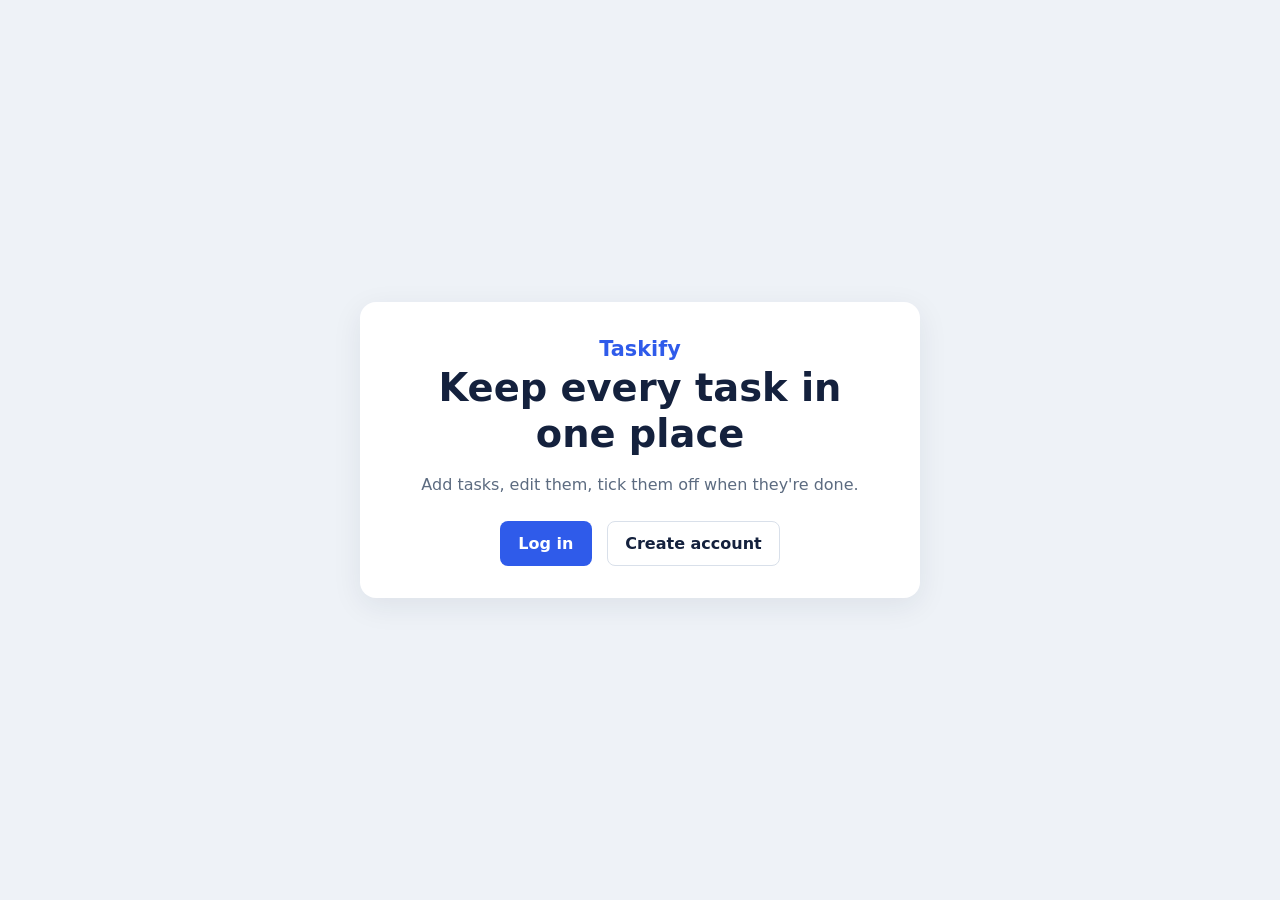
<file: frontend/index.html>
<!DOCTYPE html>
<html lang="en">
<head>
  <meta charset="UTF-8">
  <meta name="viewport" content="width=device-width, initial-scale=1.0">
  <title>Taskify</title>
  <link rel="stylesheet" href="css/style.css">
</head>
<body>
  <main class="center-page">
    <section class="hero">
      <span class="brand">Taskify</span>
      <h1>Keep every task in one place</h1>
      <p>Add tasks, edit them, tick them off when they're done.</p>
      <a class="btn btn-primary" href="login.html">Log in</a>
      <a class="btn btn-secondary" href="register.html">Create account</a>
    </section>
  </main>
  <script src="js/api.js"></script>
  <script>
    // Already logged in? Skip the landing page.
    if (getToken()) window.location.href = "dashboard.html";
  </script>
</body>
</html>
</file>
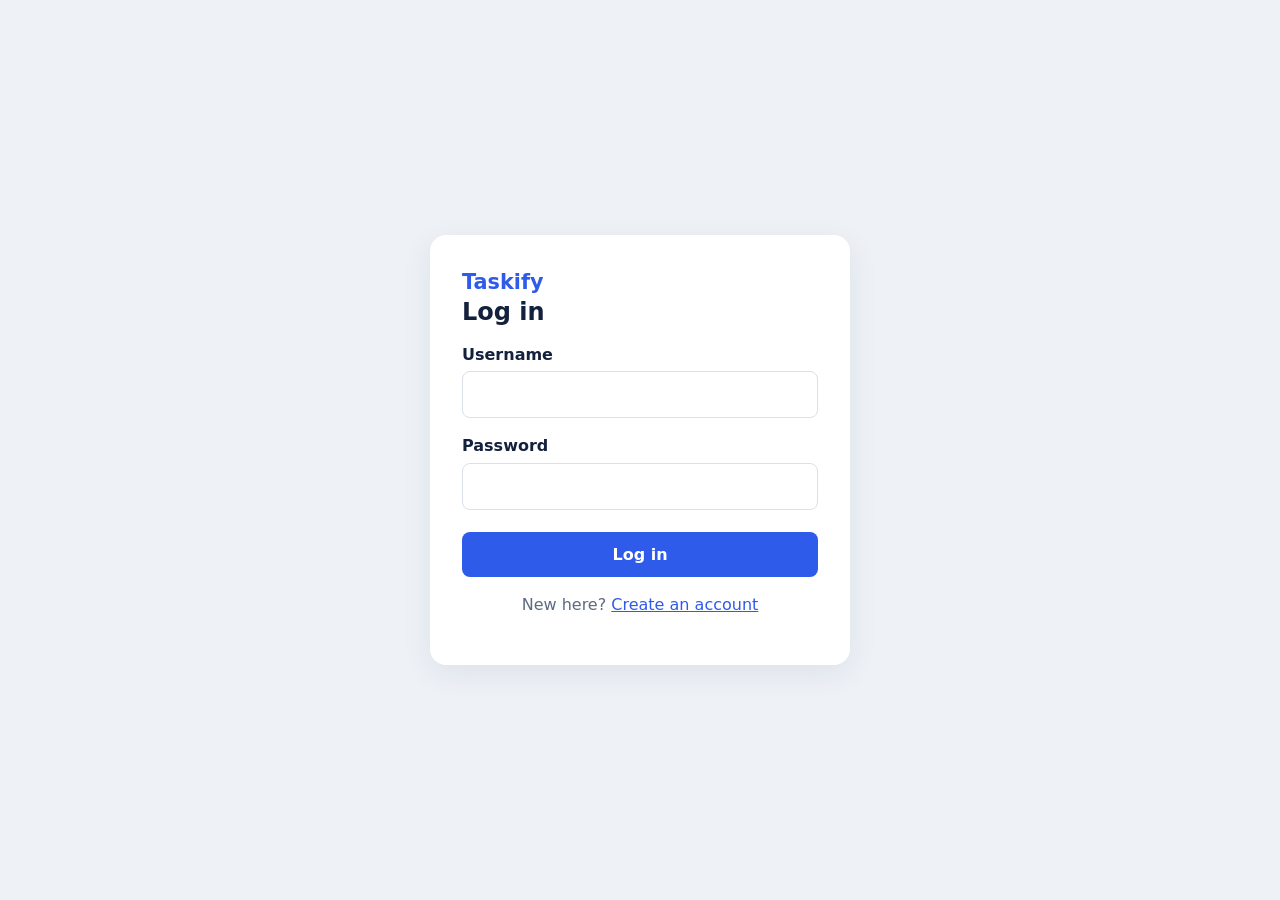
<file: frontend/dashboard.html>
<!DOCTYPE html>
<html lang="en">
<head>
  <meta charset="UTF-8">
  <meta name="viewport" content="width=device-width, initial-scale=1.0">
  <title>Dashboard - Taskify</title>
  <link rel="stylesheet" href="css/style.css">
</head>
<body>
  <header class="topbar">
    <div class="topbar-inner">
      <span class="brand">Taskify</span>
      <button id="logout-btn" class="btn btn-secondary btn-small">Log out</button>
    </div>
  </header>

  <main class="container">
    <section class="welcome">
      <h1 id="welcome-title">Welcome</h1>
      <p>Here's what's on your plate.</p>
    </section>

    <section class="stats">
      <div class="stat"><strong id="stat-total">0</strong><span>Total</span></div>
      <div class="stat"><strong id="stat-pending">0</strong><span>Pending</span></div>
      <div class="stat"><strong id="stat-done">0</strong><span>Completed</span></div>
    </section>

    <section class="toolbar">
      <input id="search-input" type="search" placeholder="Search tasks" aria-label="Search tasks">
      <select id="status-filter" aria-label="Filter by status">
        <option value="all">All tasks</option>
        <option value="pending">Pending</option>
        <option value="completed">Completed</option>
      </select>
      <button id="add-btn" class="btn btn-primary">Add task</button>
    </section>

    <div id="page-message" class="message error hidden" role="alert"></div>
    <section id="task-list" class="task-list" aria-live="polite"></section>
  </main>

  <dialog id="task-dialog">
    <form id="task-form" novalidate>
      <h2 id="dialog-title">Add task</h2>
      <label for="task-title">Title</label>
      <input id="task-title" type="text">
      <label for="task-description">Description</label>
      <textarea id="task-description"></textarea>
      <div class="check-row">
        <input id="task-completed" type="checkbox">
        <label for="task-completed">Mark as completed</label>
      </div>
      <div id="dialog-message" class="message error hidden" role="alert"></div>
      <div class="dialog-buttons">
        <button type="button" id="cancel-btn" class="btn btn-secondary">Cancel</button>
        <button type="submit" id="save-btn" class="btn btn-primary">Save task</button>
      </div>
    </form>
  </dialog>

  <script src="js/api.js"></script>
  <script src="js/dashboard.js"></script>
</body>
</html>
</file>
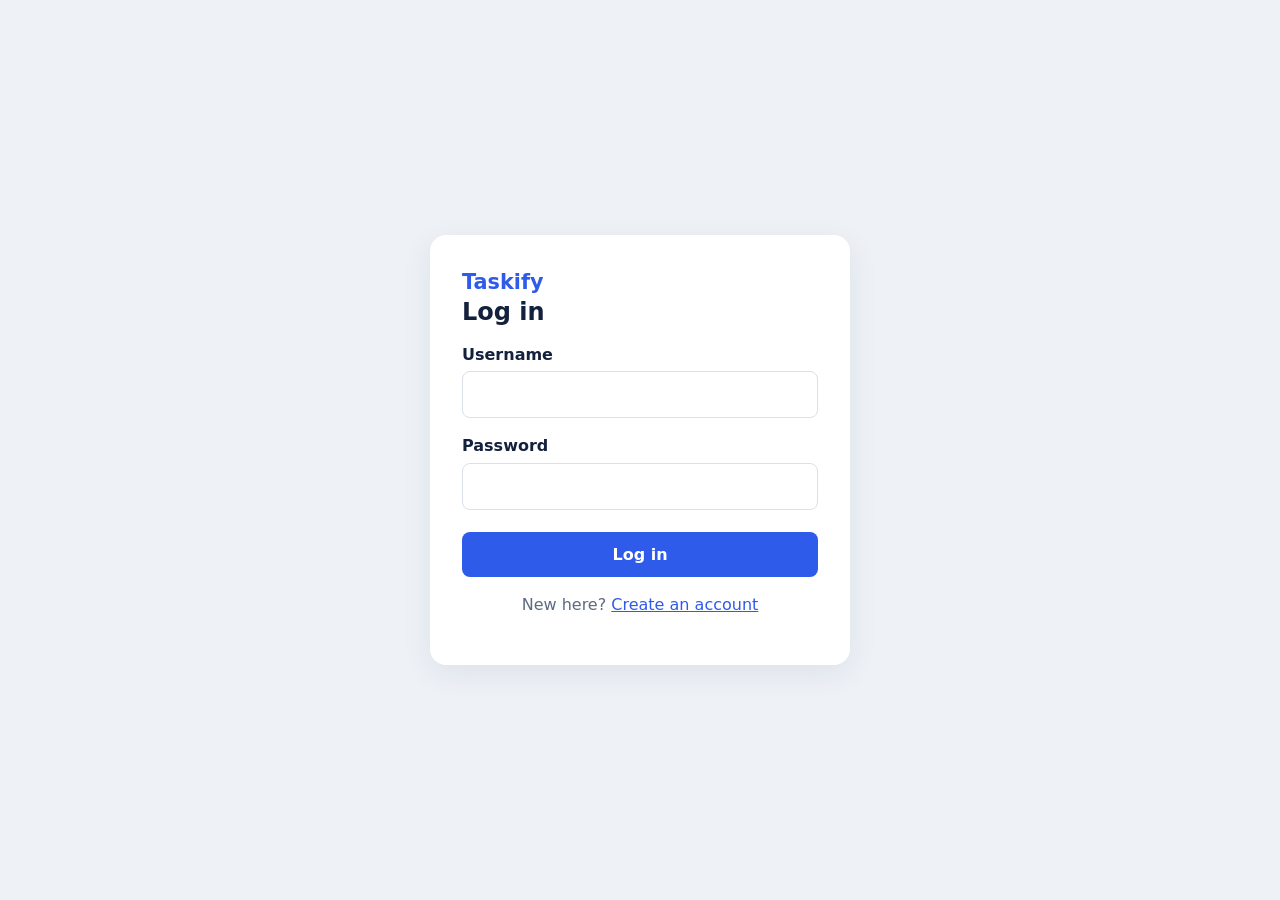
<file: frontend/login.html>
<!DOCTYPE html>
<html lang="en">
<head>
  <meta charset="UTF-8">
  <meta name="viewport" content="width=device-width, initial-scale=1.0">
  <title>Log in - Taskify</title>
  <link rel="stylesheet" href="css/style.css">
</head>
<body>
  <main class="center-page">
    <div class="auth-card">
      <a class="brand" href="index.html">Taskify</a>
      <h2>Log in</h2>
      <form id="login-form" novalidate>
        <label for="username">Username</label>
        <input id="username" type="text" autocomplete="username">
        <label for="password">Password</label>
        <input id="password" type="password" autocomplete="current-password">
        <div id="message" class="message hidden" role="alert"></div>
        <button id="submit-btn" class="btn btn-primary" type="submit">Log in</button>
      </form>
      <p class="switch-text">New here? <a href="register.html">Create an account</a></p>
    </div>
  </main>
  <script src="js/api.js"></script>
  <script src="js/auth.js"></script>
</body>
</html>
</file>
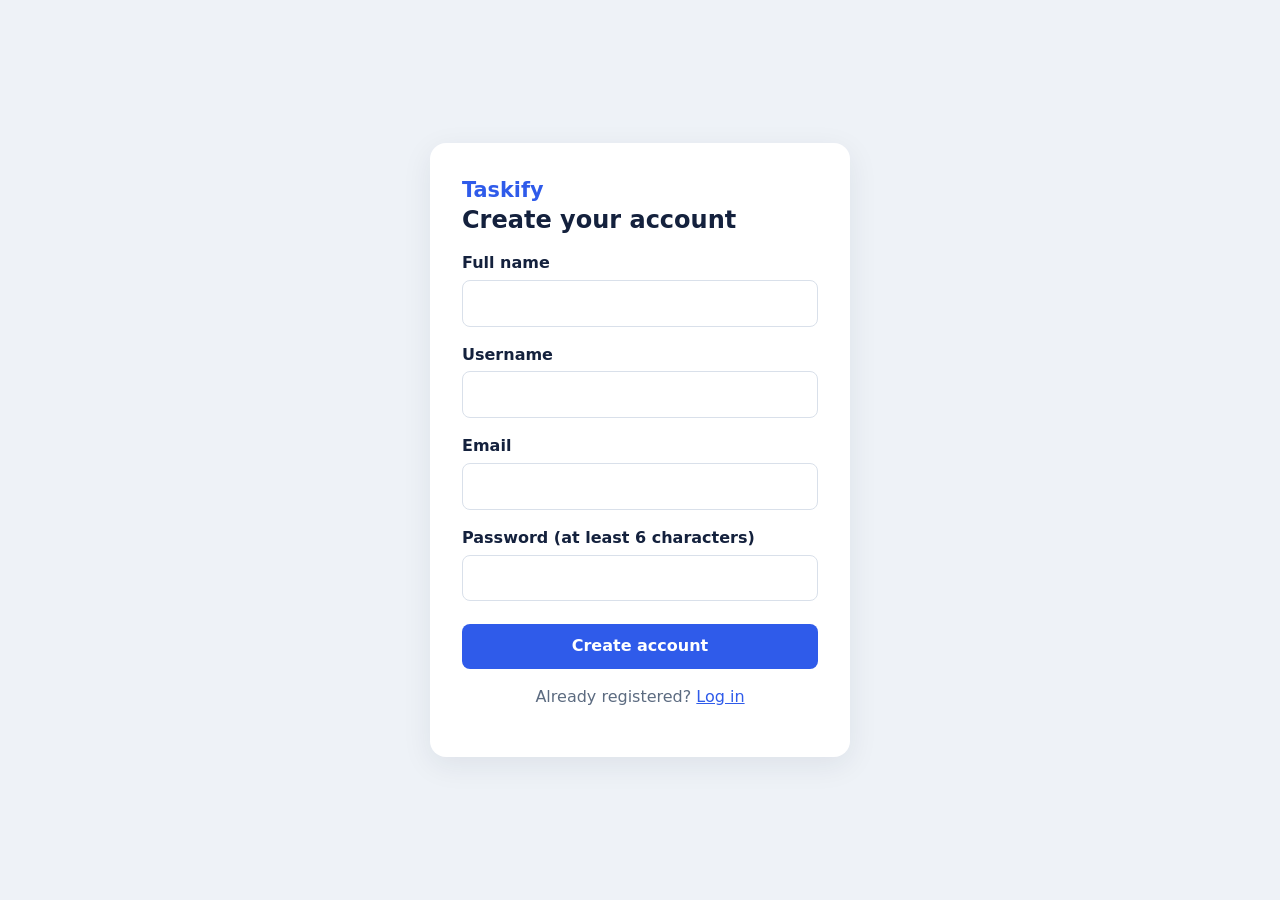
<file: frontend/register.html>
<!DOCTYPE html>
<html lang="en">
<head>
  <meta charset="UTF-8">
  <meta name="viewport" content="width=device-width, initial-scale=1.0">
  <title>Create account - Taskify</title>
  <link rel="stylesheet" href="css/style.css">
</head>
<body>
  <main class="center-page">
    <div class="auth-card">
      <a class="brand" href="index.html">Taskify</a>
      <h2>Create your account</h2>
      <form id="register-form" novalidate>
        <label for="name">Full name</label>
        <input id="name" type="text" autocomplete="name">
        <label for="username">Username</label>
        <input id="username" type="text" autocomplete="username">
        <label for="email">Email</label>
        <input id="email" type="email" autocomplete="email">
        <label for="password">Password (at least 6 characters)</label>
        <input id="password" type="password" autocomplete="new-password">
        <div id="message" class="message hidden" role="alert"></div>
        <button id="submit-btn" class="btn btn-primary" type="submit">Create account</button>
      </form>
      <p class="switch-text">Already registered? <a href="login.html">Log in</a></p>
    </div>
  </main>
  <script src="js/api.js"></script>
  <script src="js/auth.js"></script>
</body>
</html>
</file>
<file: frontend/css/style.css>
:root {
  --bg: #eef2f7; --card: #ffffff; --ink: #14213d; --muted: #5c6b80;
  --line: #d9e0ea; --brand: #2f5bea; --brand-dark: #2447c0;
  --done: #1f8a5b; --danger: #c0392b; --radius: 12px;
}
* { box-sizing: border-box; }
body { margin: 0; font-family: "Segoe UI", system-ui, sans-serif; background: var(--bg); color: var(--ink); line-height: 1.5; }
h1, h2, h3 { margin: 0 0 .5rem; line-height: 1.2; }
a { color: var(--brand); }
:focus-visible { outline: 3px solid #9db4ff; outline-offset: 2px; }

/* Buttons */
.btn { display: inline-block; border: 1px solid transparent; border-radius: 8px; padding: .6rem 1.1rem; font: inherit; font-weight: 600; cursor: pointer; text-decoration: none; }
.btn-primary { background: var(--brand); color: #fff; }
.btn-primary:hover { background: var(--brand-dark); }
.btn-secondary { background: #fff; color: var(--ink); border-color: var(--line); }
.btn-danger { background: #fff; color: var(--danger); border-color: #f0c4be; }
.btn-small { padding: .3rem .7rem; font-size: .85rem; }
.btn:disabled { opacity: .6; cursor: not-allowed; }

/* Landing + auth pages */
.center-page { min-height: 100vh; display: grid; place-items: center; padding: 1.5rem; }
.auth-card, .hero { background: var(--card); border-radius: 16px; padding: 2rem; width: 100%; max-width: 420px; box-shadow: 0 8px 30px rgba(20, 33, 61, .08); }
.hero { max-width: 560px; text-align: center; }
.hero h1 { font-size: 2.4rem; }
.hero p { color: var(--muted); margin-bottom: 1.5rem; }
.hero .btn { margin: 0 .3rem; }
.brand { font-weight: 800; font-size: 1.3rem; color: var(--brand); text-decoration: none; }
label { display: block; font-weight: 600; margin: 1rem 0 .3rem; }
input, textarea, select { width: 100%; padding: .65rem .75rem; border: 1px solid var(--line); border-radius: 8px; font: inherit; background: #fff; }
textarea { resize: vertical; min-height: 90px; }
.auth-card .btn { width: 100%; margin-top: 1.4rem; }
.switch-text { text-align: center; color: var(--muted); margin-top: 1rem; }
.message { padding: .7rem .9rem; border-radius: 8px; margin-top: 1rem; font-size: .95rem; }
.message.error { background: #fdecea; color: var(--danger); }
.message.success { background: #e6f6ee; color: var(--done); }
.hidden { display: none; }

/* Dashboard */
.topbar { background: var(--card); border-bottom: 1px solid var(--line); }
.topbar-inner, .container { max-width: 960px; margin: 0 auto; padding: 1rem 1.25rem; }
.topbar-inner { display: flex; justify-content: space-between; align-items: center; gap: 1rem; }
.welcome { margin: 1rem 0 1.25rem; }
.welcome p { color: var(--muted); margin: 0; }
.stats { display: grid; grid-template-columns: repeat(3, 1fr); gap: .75rem; margin-bottom: 1.25rem; }
.stat { background: var(--card); border: 1px solid var(--line); border-radius: var(--radius); padding: .9rem 1rem; }
.stat strong { display: block; font-size: 1.6rem; }
.stat span { color: var(--muted); font-size: .9rem; }
.toolbar { display: flex; gap: .6rem; flex-wrap: wrap; margin-bottom: 1rem; }
.toolbar input { flex: 1 1 200px; width: auto; }
.toolbar select { width: auto; }
.task-list { display: grid; gap: .75rem; }
.task { background: var(--card); border: 1px solid var(--line); border-left: 5px solid var(--brand); border-radius: var(--radius); padding: 1rem 1.1rem; display: flex; justify-content: space-between; gap: 1rem; flex-wrap: wrap; }
.task.completed { border-left-color: var(--done); }
.task.completed h3 { text-decoration: line-through; color: var(--muted); }
.task p { margin: .2rem 0 .5rem; color: var(--muted); overflow-wrap: anywhere; }
.badge { font-size: .8rem; font-weight: 600; padding: .15rem .6rem; border-radius: 99px; background: #e7edff; color: var(--brand-dark); }
.task.completed .badge { background: #e6f6ee; color: var(--done); }
.task-actions { display: flex; gap: .4rem; align-items: flex-start; flex-wrap: wrap; }
.empty, .loading { text-align: center; color: var(--muted); padding: 2.5rem 1rem; background: var(--card); border: 2px dashed var(--line); border-radius: var(--radius); }
.spinner { width: 28px; height: 28px; margin: 0 auto .6rem; border: 3px solid var(--line); border-top-color: var(--brand); border-radius: 50%; animation: spin .8s linear infinite; }
@keyframes spin { to { transform: rotate(360deg); } }
@media (prefers-reduced-motion: reduce) { .spinner { animation-duration: 3s; } }

/* Add/Edit dialog */
dialog { border: none; border-radius: 16px; padding: 1.5rem; width: min(480px, 92vw); }
dialog::backdrop { background: rgba(20, 33, 61, .5); }
.dialog-buttons { display: flex; justify-content: flex-end; gap: .5rem; margin-top: 1.25rem; }
.check-row { display: flex; align-items: center; gap: .5rem; margin-top: 1rem; }
.check-row input { width: auto; }
.check-row label { margin: 0; }

@media (max-width: 600px) {
  .hero h1 { font-size: 1.8rem; }
  .hero .btn { display: block; margin: .5rem 0; }
  .stats { gap: .5rem; }
  .stat strong { font-size: 1.3rem; }
  .task-actions { width: 100%; }
}
</file>
